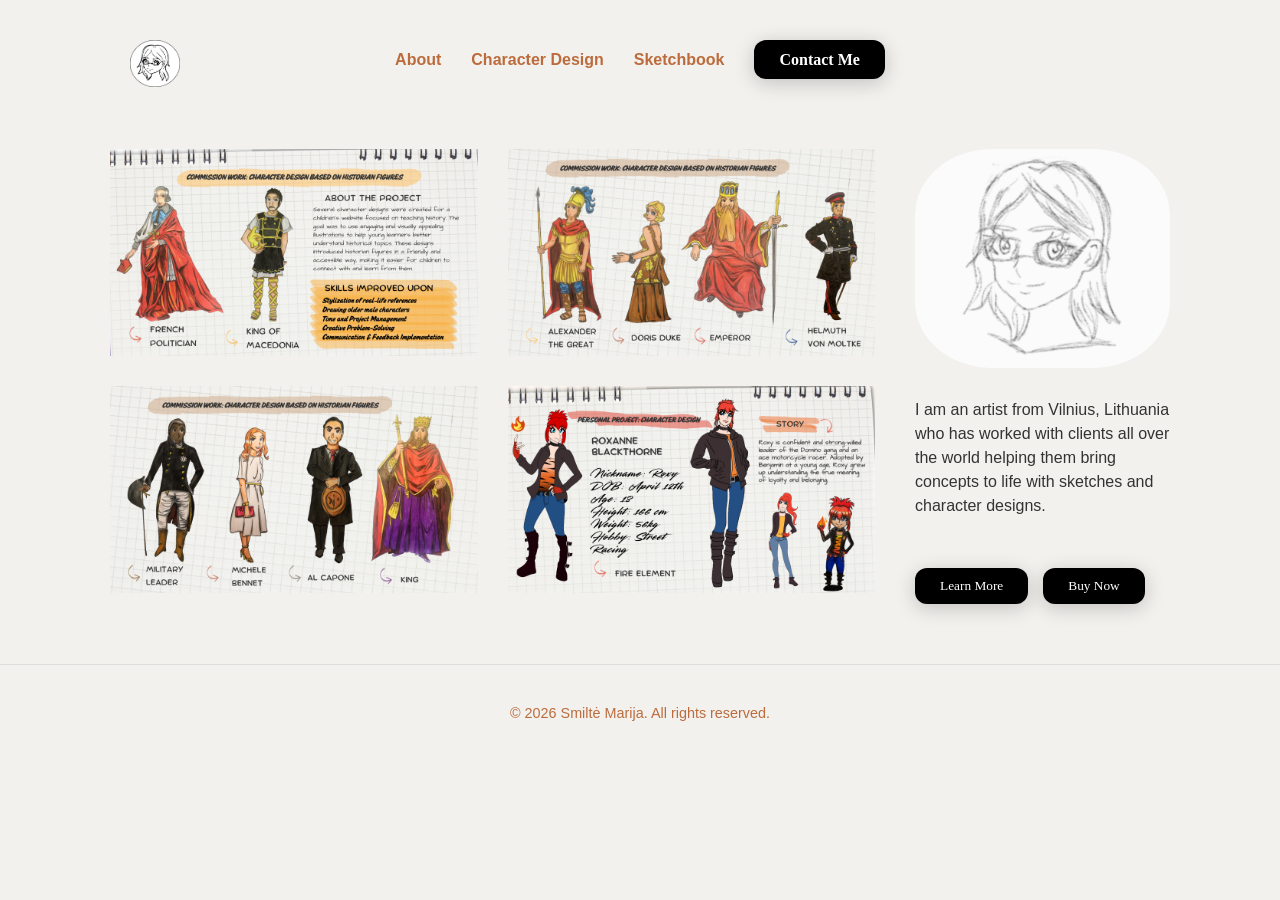
<file: index.html>
<!DOCTYPE html>
<html lang="en">
<head>
    <meta charset="UTF-8">
    <meta name="viewport" content="width=device-width, initial-scale=1.0">
    <title>Artist Portfolio</title>
    <link rel="stylesheet" href="style.css">
</head>
<body>

    <header>
    <nav class="navbar container">
        <div class="logo">
            <a href="index.html">
            <img src="images/LogoTransparent.png" alt="Logo" class="logo-img"></a>
        </div>
        <ul class="nav-links">
            <li><a href="about.html">About</a></li>
            <li><a href="character-design.html">Character Design</a></li>
            <li><a href="sketchbook.html">Sketchbook</a></li>
            <li><a href="contact.html" class="btn-contact">Contact Me</a></li>
        </ul>
    </nav>
</header>

    <main>
        <!-- Hero Section -->
        <section class="hero container">
            <div class="hero-content">
                <div class="hero-grid">
                    <div class="hero-image-placeholder">
                        <img src="images/CommissionDescription.png" alt="Commission Work Character Design">
                    </div>
                    <div class="hero-image-placeholder">
                        <img src="images/Commission.png" alt="Commission Work Character Design"></div>
                    <div class="hero-image-placeholder">
                        <img src="images/Commission2.png" alt="Commission Work Character Design"></div>
                    <div class="hero-image-placeholder">
                        <img src="images/CharacterDesignRoxy.png" alt="Personal Project Character Design Roxy"></div>
                </div>
                <div class="hero-sidebar">
                    <div class="hero-image-placeholder">
                        <img src="images/Me.png" alt="Sketch of the artist"></div>
                    <p>I am an artist from Vilnius, Lithuania who has worked with clients all over the world helping 
them bring concepts to life with sketches and character designs.</p>
                    <div class="gallery-actions" style="display: flex; gap: 15px; margin-top: 20px;">
        <a href="about.html" class="btn-link">
            <button class="btn-dark">Learn More</button>
        </a>
        <a href="https://www.amazon.com/author/smiltemarija" class="btn-link">
            <button class="btn-dark">Buy Now</button>
        </a>
    </div>
            </div>
        </section>
    </main>
    <script src="script.js"></script>

    <footer class="site-footer">
    <div class="container">
        <p>&copy; 2026 Smiltė Marija. All rights reserved.</p>
    </div>
</footer>
</body>
</html>
</file>
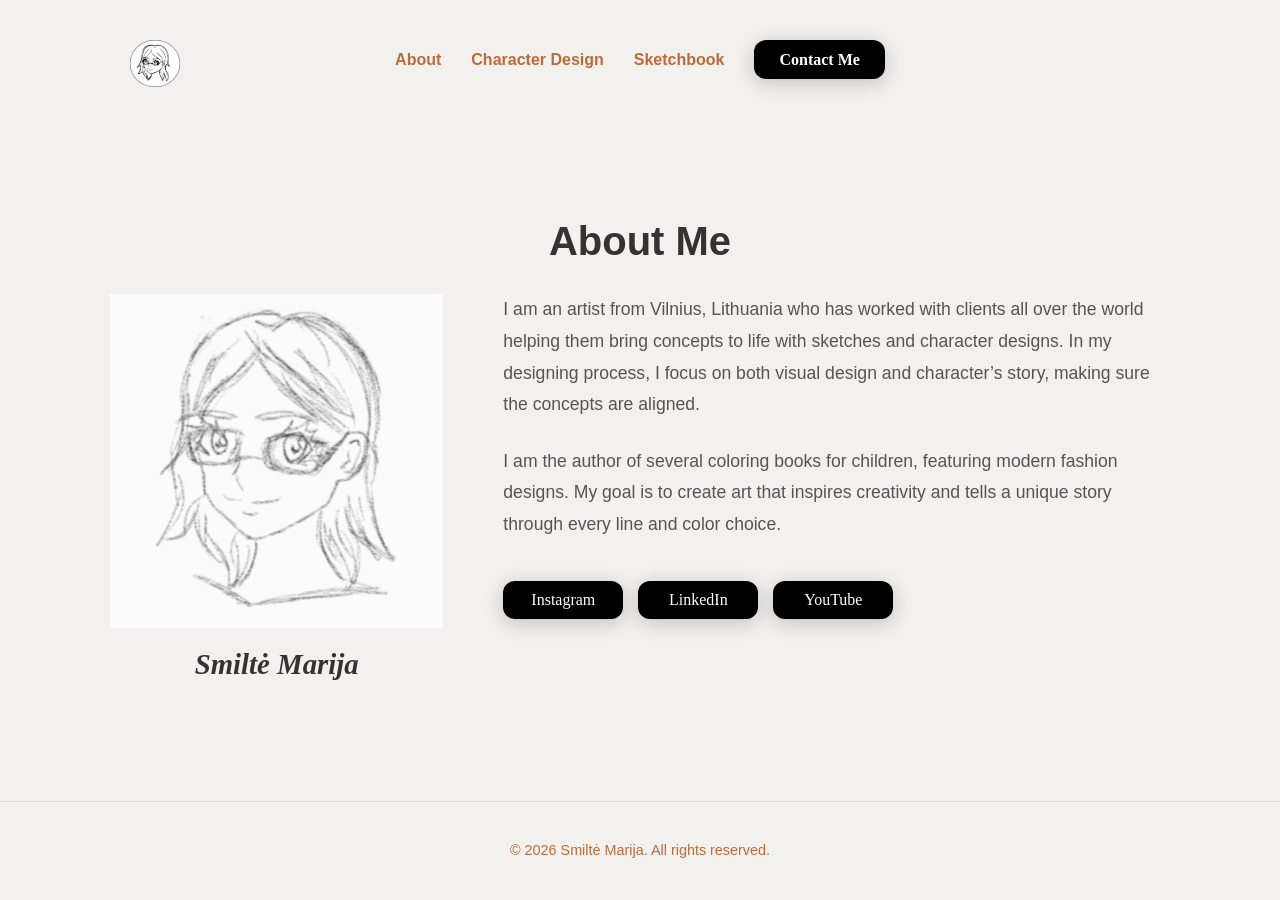
<file: about.html>
<!DOCTYPE html>
<html lang="en">
<head>
    <meta charset="UTF-8">
    <meta name="viewport" content="width=device-width, initial-scale=1.0">
    <title>About Me</title>
    <link rel="stylesheet" href="style.css">
</head>
<body>

    <header>
        <nav class="navbar container">
            <div class="logo">
                <a href="index.html">
                <img src="images/LogoTransparent.png" alt="Logo" class="logo-img"></a>
            </div>
            <ul class="nav-links">
                <li><a href="index.html">About</a></li>
                <li><a href="character-design.html">Character Design</a></li>
                <li><a href="sketchbook.html">Sketchbook</a></li>
                <li><a href="contact.html" class="btn-contact">Contact Me</a></li>
            </ul>
        </nav>
    </header>

    <main class="container">
        <section class="about-section">
            <h1 class="page-title">About Me</h1>

            <div class="about-grid">
                <!-- Left Side: Portrait and Name -->
                <div class="about-profile">
                    <div class="profile-image-container">
                        <img src="images/Me.png" alt="Smiltė Marija Portrait">
                    </div>
                    <h2 class="profile-name">Smiltė Marija</h2>
                </div>

                <!-- Right Side: Bio and Socials -->
                <div class="about-content">
                    <div class="about-text">
                        <p>I am an artist from Vilnius, Lithuania who has worked with clients all over the world helping them bring concepts to life with sketches and character designs. In my designing process, I focus on both visual design and character’s story, making sure the concepts are aligned.</p>
                        
                        <p>I am the author of several coloring books for children, featuring modern fashion designs. My goal is to create art that inspires creativity and tells a unique story through every line and color choice.</p>
                    </div>

                    <div class="social-links">
                        <a href="https://instagram.com/smilte.marija.art" class="btn-dark" target="_blank">Instagram</a>
                        <a href="https://linkedin.com/smilte-budryte" class="btn-dark" target="_blank">LinkedIn</a>
                        <a href="https://www.youtube.com/@MariWritesBooks" class="btn-dark" target="_blank">YouTube</a>
                    </div>
                </div>
            </div>
        </section>
    </main>
<footer class="site-footer">
    <div class="container">
        <p>&copy; 2026 Smiltė Marija. All rights reserved.</p>
    </div>
</footer>

    <script src="script.js"></script>
</body>
</html>
</file>
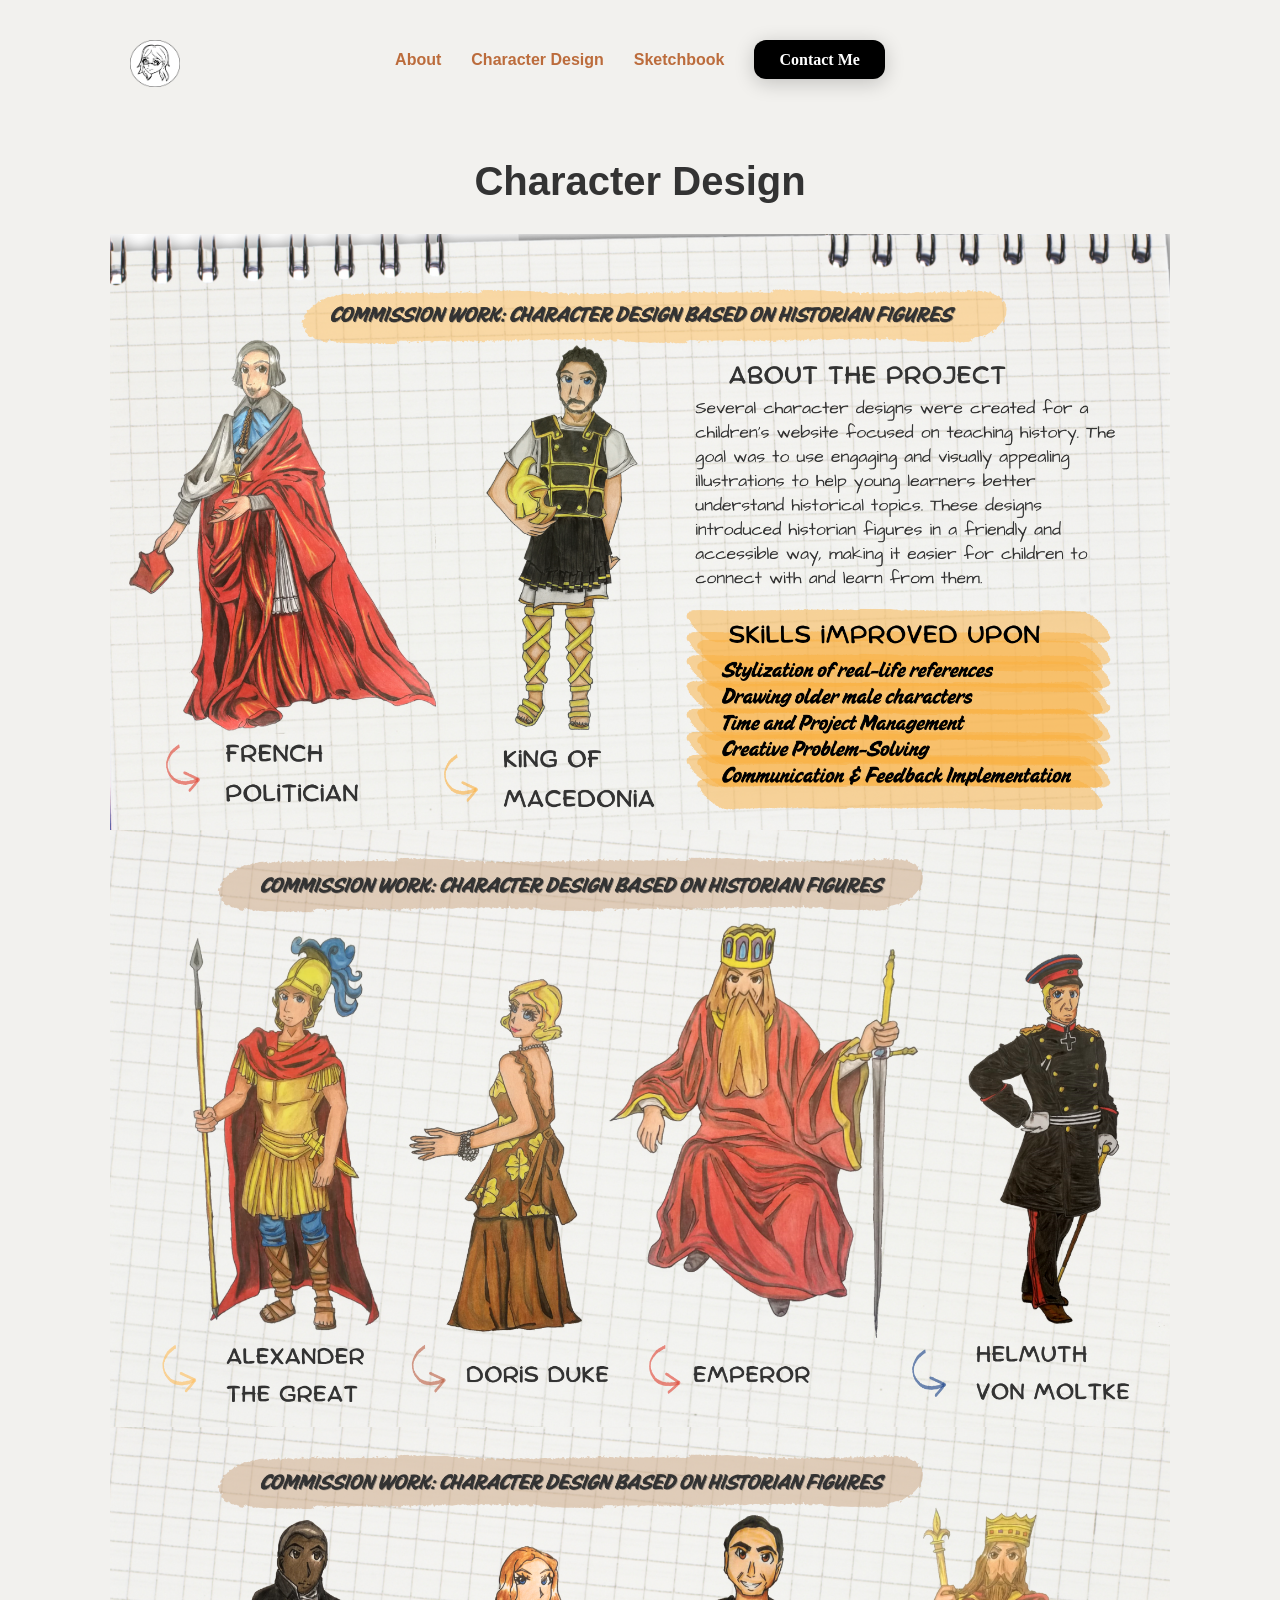
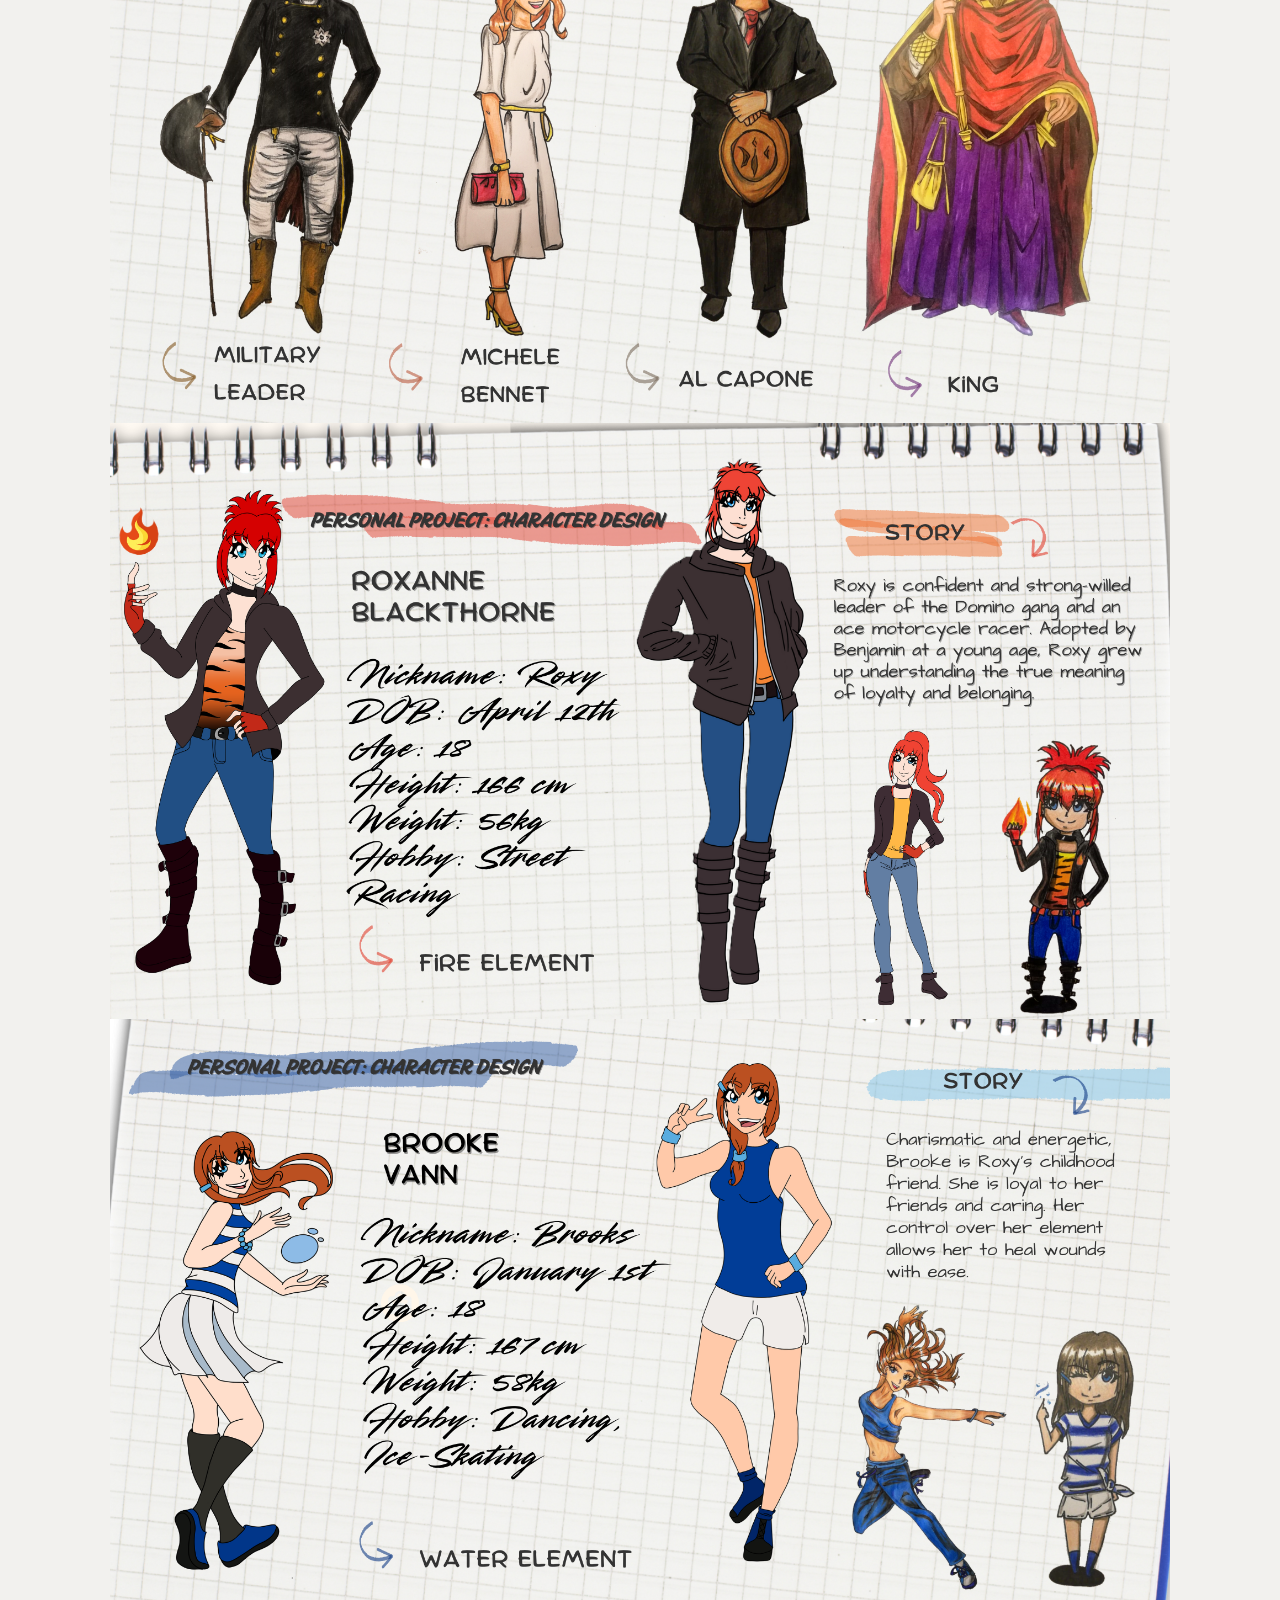
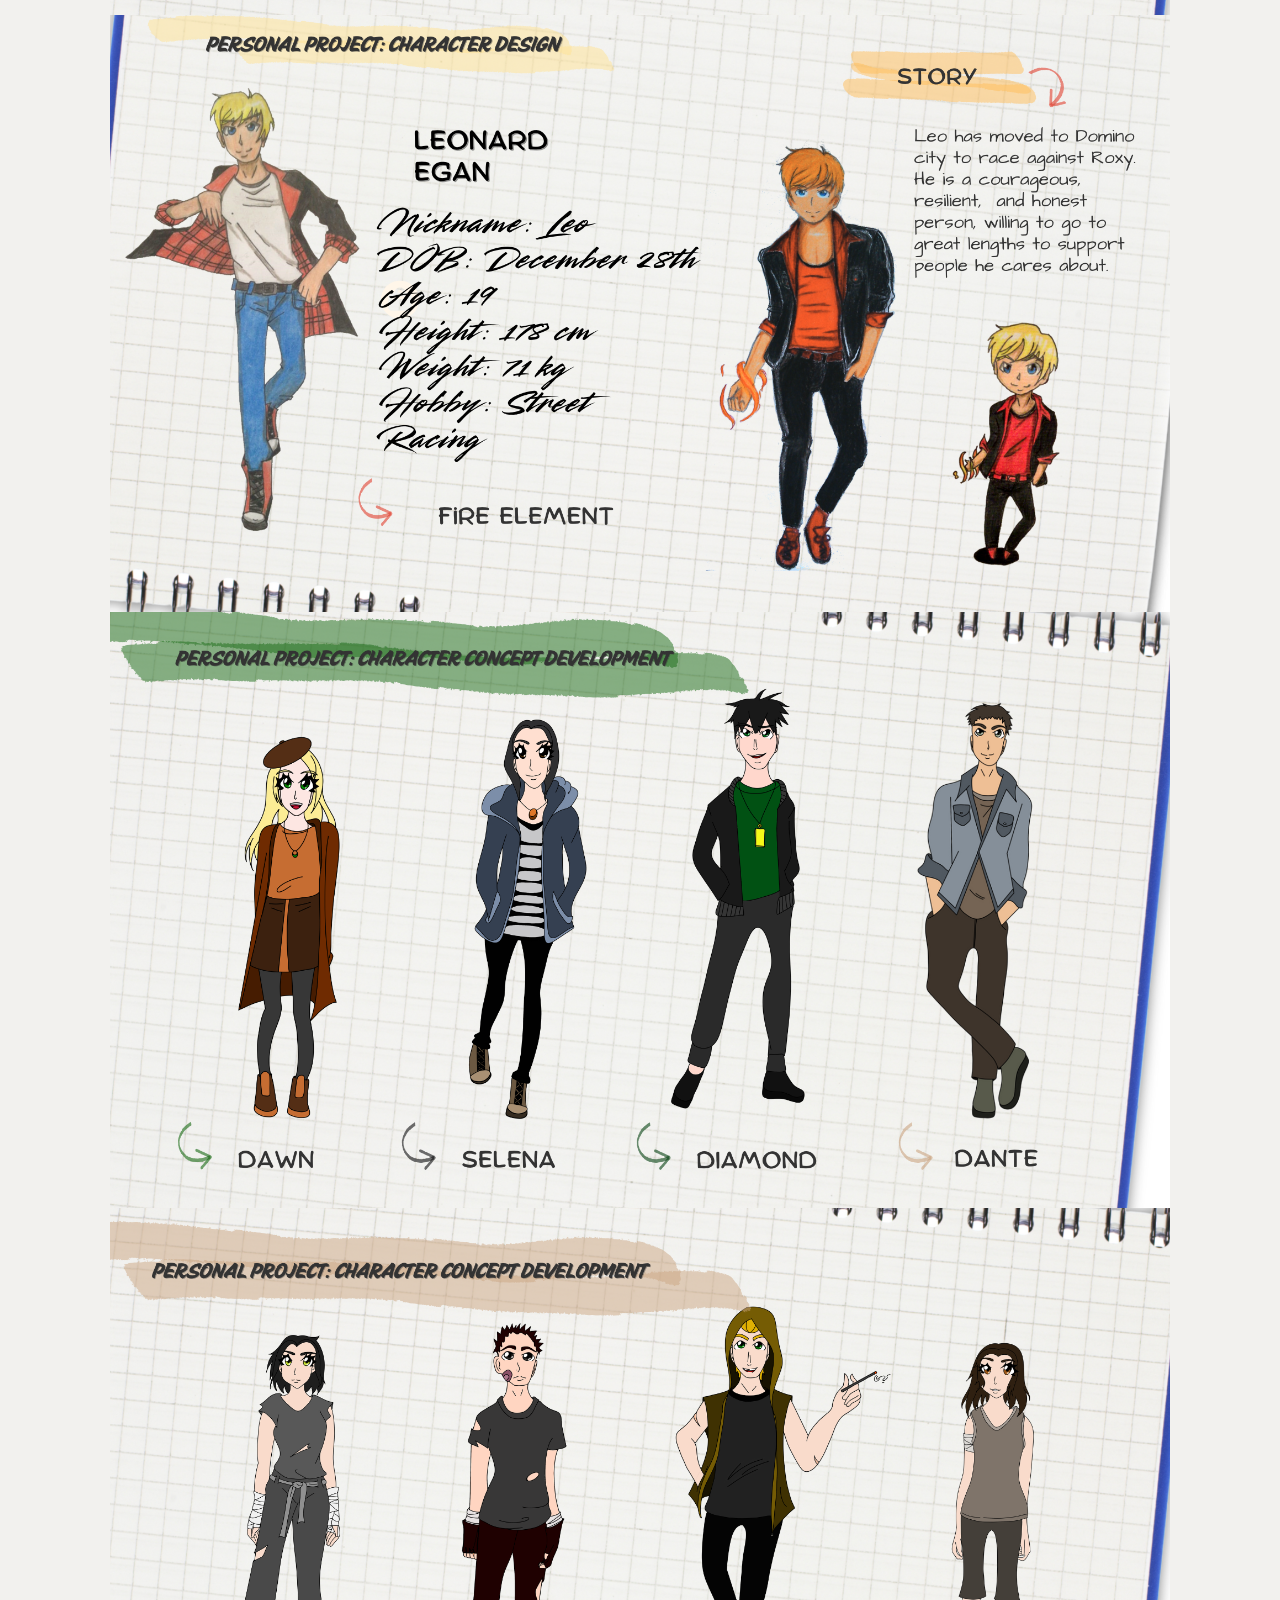
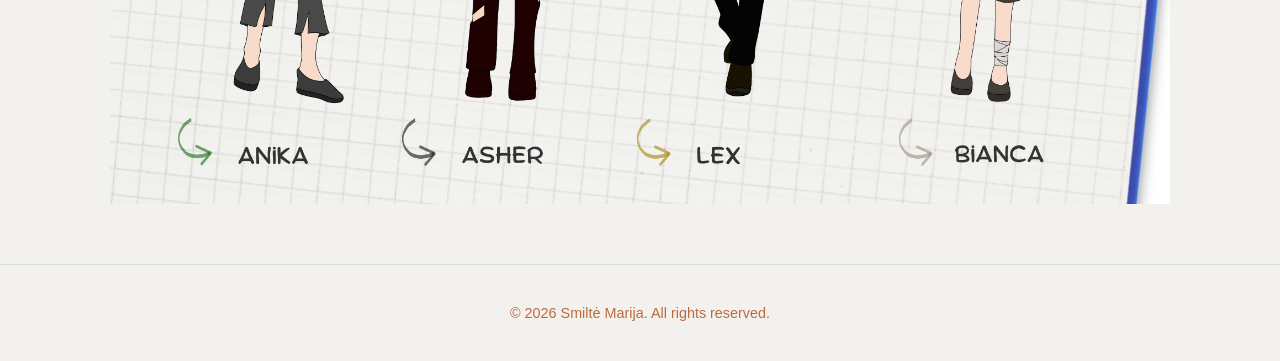
<file: character-design.html>
<!DOCTYPE html>
<html lang="en">
<head>
    <meta charset="UTF-8">
    <meta name="viewport" content="width=device-width, initial-scale=1.0">
    <title>Character Design</title>
    <link rel="stylesheet" href="style.css">
</head>
<body>
    <header>
        <nav class="navbar container">
            <div class="logo">
                <a href="index.html">
                <img src="images/LogoTransparent.png" alt="Logo" class="logo-img">
                </a>
    </div>
            <ul class="nav-links">
                <ul class="nav-links">
    <li><a href="index.html">About</a></li>
    <li><a href="character-design.html">Character Design</a></li>
    <li><a href="sketchbook.html">Sketchbook</a></li>
            </ul>
            <a href="contact.html" class="btn-contact">Contact Me</a>
        </nav>
    </header>

    <main class="container">
        <section class="gallery-page">
            <h1 class="page-title">Character Design</h1>
            <div class="hero-image-placeholder">
                <img src="images/CommissionDescription.png" alt="Commission Work Character Design"></div>
                    <div class="hero-image-placeholder">
                        <img src="images/Commission.png" alt="Commission Work Character Design"></div>
                    <div class="hero-image-placeholder">
                        <img src="images/Commission2.png" alt="Commission Work Character Design"></div>
                    <div class="hero-image-placeholder">
                        <img src="images/CharacterDesignRoxy.png" alt="Personal Project Character Design Roxy"></div>
                        <div class="hero-image-placeholder">
                            <img src="images/CharacterDesignBrooke.png" alt="Personal Project Character Design Brooke"></div>
                            <div class="hero-image-placeholder">
                                <img src="images/CharacterDesignLeo.png" alt="Personal Project Character Design Leo"></div>
                                <div class="hero-image-placeholder">
                            <img src="images/PersonalCharacterDesign2.png" alt="Personal Project Character Design"></div>
                            <div class="hero-image-placeholder">
                            <img src="images/PersonalCharacterDesign.png" alt="Personal Project Character Design"></div>


            </div>
        </section>
    </main>

    <footer class="site-footer">
    <div class="container">
        <p>&copy; 2026 Smiltė Marija. All rights reserved.</p>
    </div>
</footer>

     <script src="script.js"></script>
</body>
</html>
</file>
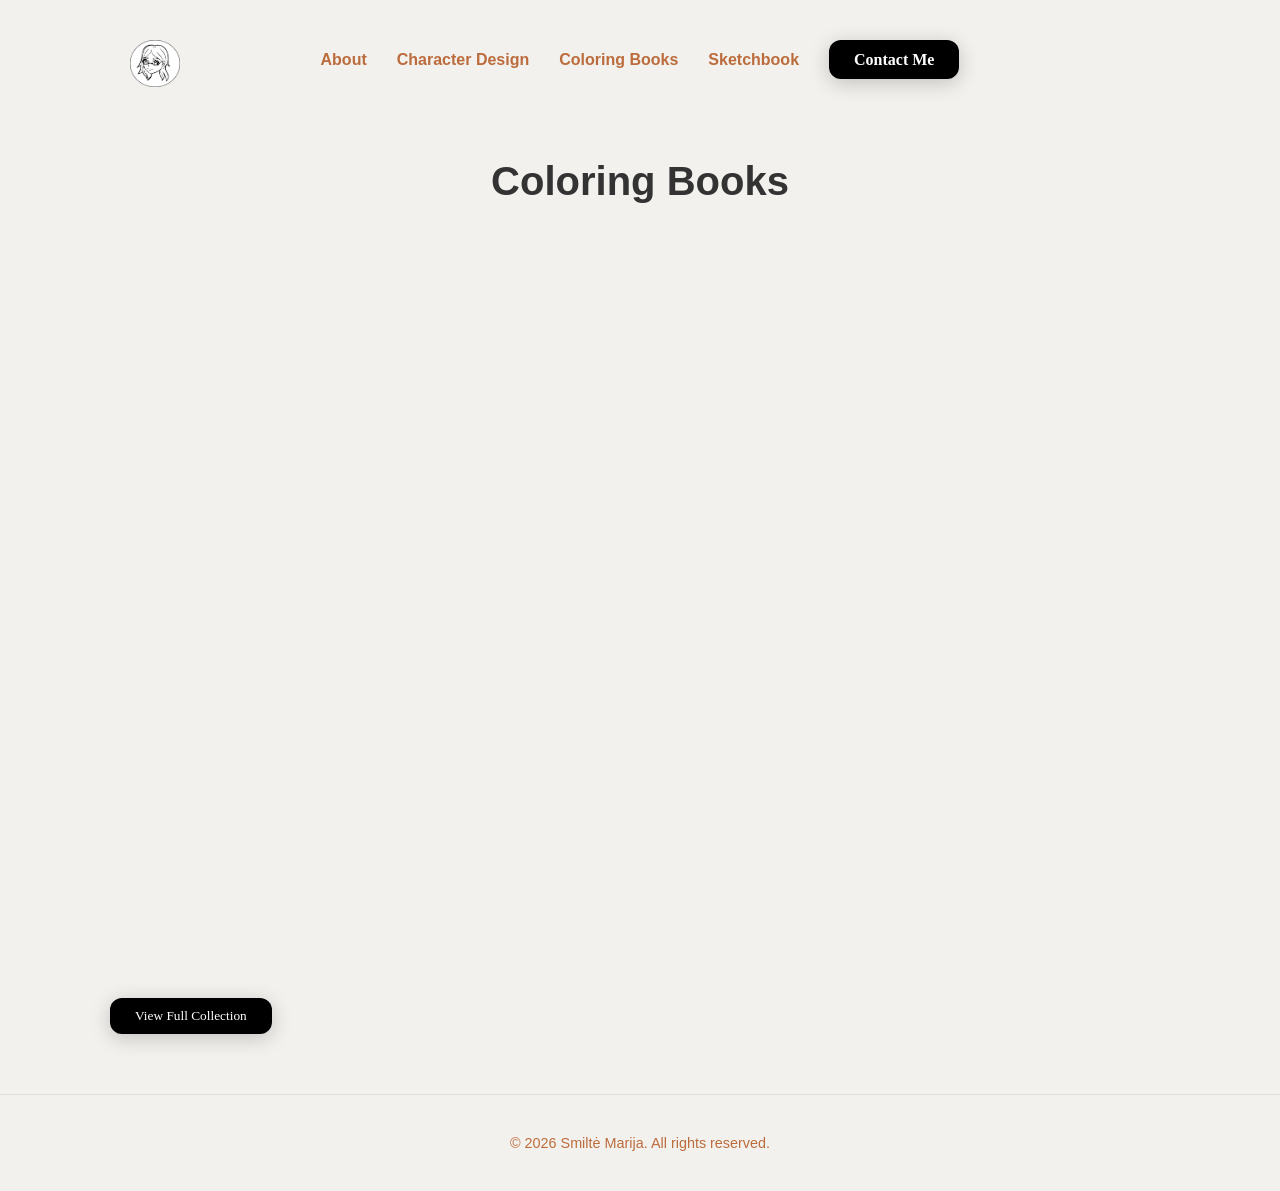
<file: coloring-books.html>
<!DOCTYPE html>
<html lang="en">
<head>
    <meta charset="UTF-8">
    <meta name="viewport" content="width=device-width, initial-scale=1.0">
    <title>Coloring Books</title>
    <link rel="stylesheet" href="style.css">
</head>
<body>
   <header>
        <nav class="navbar container">
            <div class="logo">
                <a href="index.html">
                <img src="images/LogoTransparent.png" alt="Logo" class="logo-img">
                </a>
    </div>
            <ul class="nav-links">
                <ul class="nav-links">
    <li><a href="index.html">About</a></li>
    <li><a href="character-design.html">Character Design</a></li>
    <li><a href="coloring-books.html">Coloring Books</a></li>
    <li><a href="sketchbook.html">Sketchbook</a></li>
            </ul>
            <a href="contact.html" class="btn-contact">Contact Me</a>
        </nav>
    </header>

    <main class="container">
        <section class="gallery-page">
            <h1 class="page-title">Coloring Books</h1>
            
            <div class="gallery-grid">
                <div class="gallery-item"></div>
                <div class="gallery-item"></div>
                <div class="gallery-item"></div>
                <div class="gallery-item"></div>
            </div>

            <div class="gallery-actions">
                <button class="btn-dark">View Full Collection</button>
            </div>
        </section>
    </main>
    <footer class="site-footer">
    <div class="container">
        <p>&copy; 2026 Smiltė Marija. All rights reserved.</p>
    </div>
</footer>
</body>
</html>
</file>
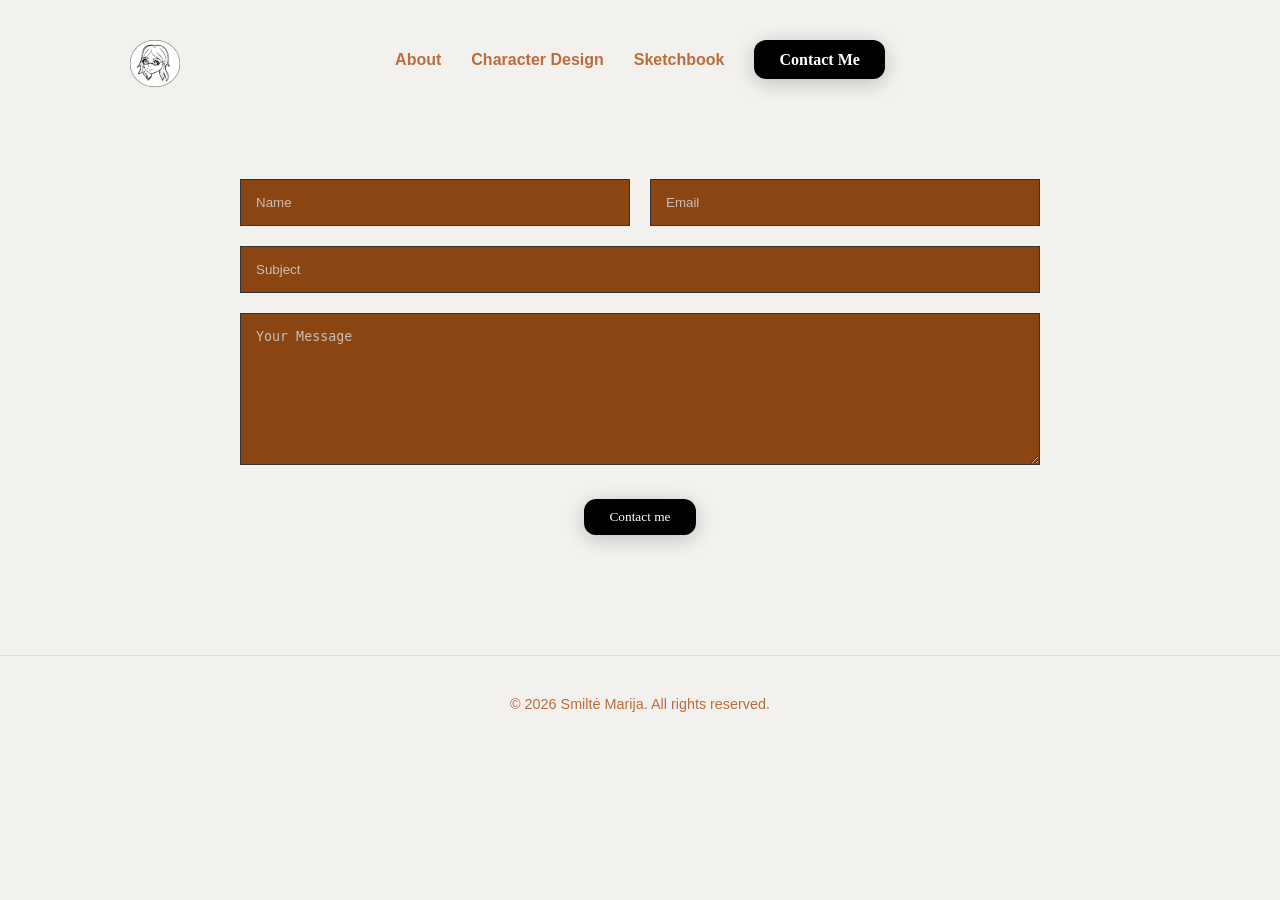
<file: contact.html>
<!DOCTYPE html>
<html lang="en">
<head>
<meta charset="UTF-8">
<meta name="viewport" content="width=device-width, initial-scale=1.0">
<title>Contact | Artist Portfolio</title>
<link rel="stylesheet" href="style.css">
</head>
<body>

<header>
        <nav class="navbar container">
            <div class="logo">
                <a href="index.html">
                <img src="images/LogoTransparent.png" alt="Logo" class="logo-img"></a>
    </div>
            <ul class="nav-links">
                <ul class="nav-links">
    <li><a href="index.html">About</a></li>
    <li><a href="character-design.html">Character Design</a></li>
    <li><a href="sketchbook.html">Sketchbook</a></li>
            </ul>
            <a href="contact.html" class="btn-contact">Contact Me</a>
        </nav>
    </header>

    <main class="container">
        <!-- This wrapper centers the form on the page -->
        <section class="contact-form-section">
            <form id="contact-form">
                <div class="form-row">
                    <input type="text" placeholder="Name" required>
                    <input type="email" placeholder="Email" required>
                </div>
                <div class="form-group">
                    <input type="text" placeholder="Subject">
                </div>
                <div class="form-group">
                    <textarea rows="8" placeholder="Your Message"></textarea>
                </div>
                <div class="form-submit">
                    <button type="submit" class="btn-dark">Contact me</button>
                </div>
            </form>
        </section>
    </main>
<footer class="site-footer">
    <div class="container">
        <p>&copy; 2026 Smiltė Marija. All rights reserved.</p>
    </div>
</footer>
</body>
</html>
</file>
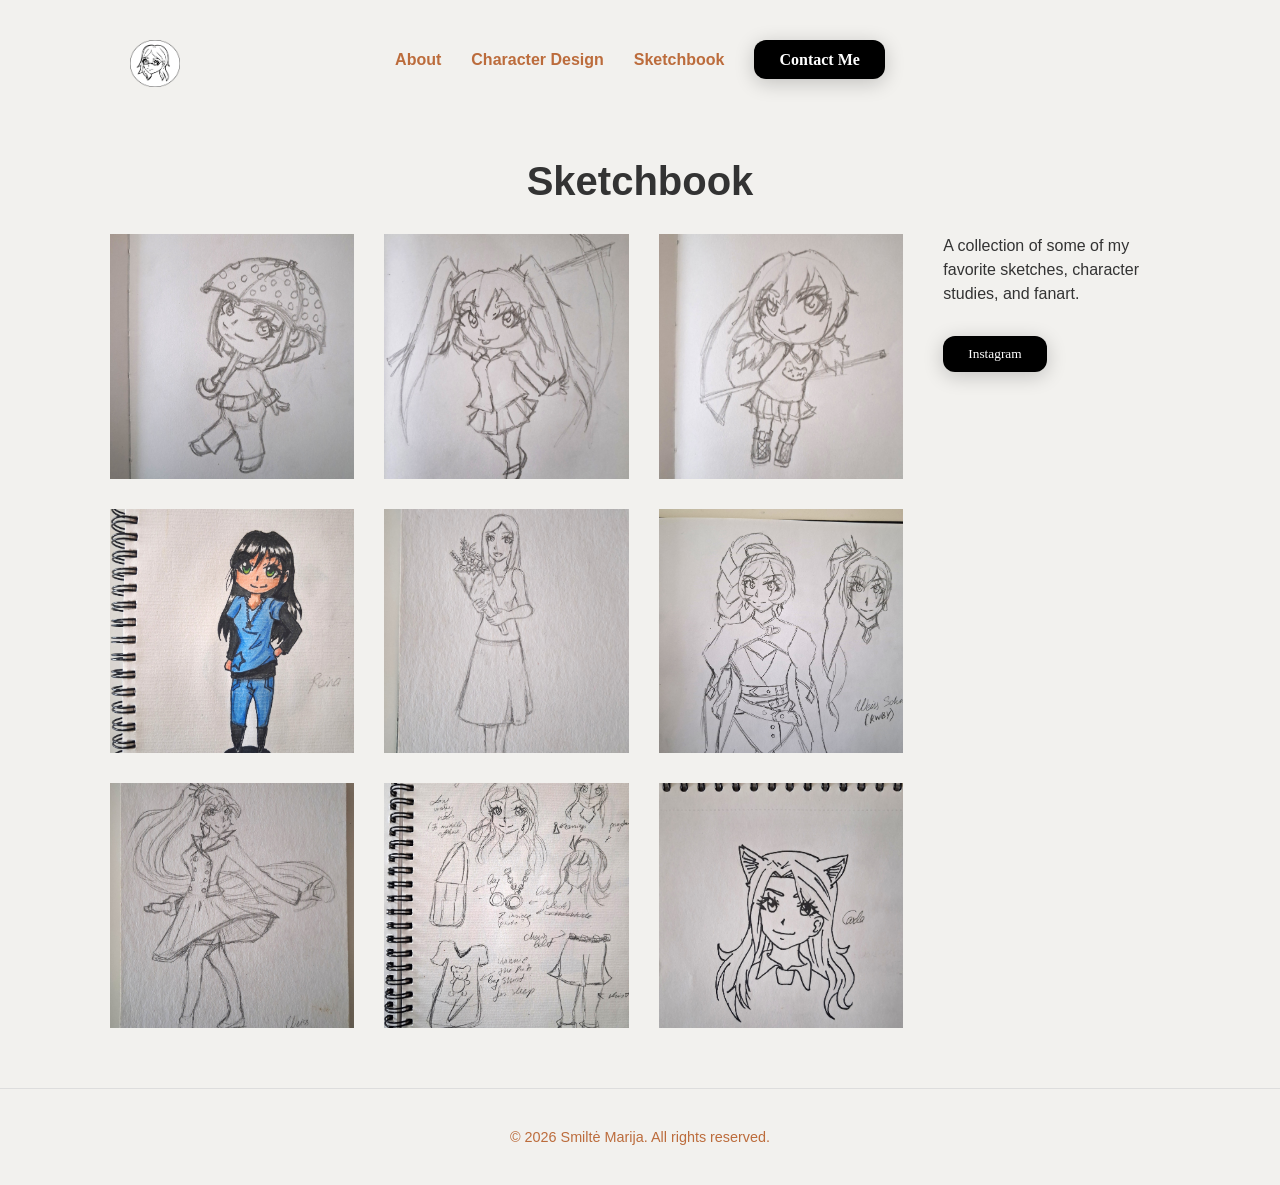
<file: sketchbook.html>
<!DOCTYPE html>
<html lang="en">
<head>
    <meta charset="UTF-8">
    <meta name="viewport" content="width=device-width, initial-scale=1.0">
    <title>Sketchbook</title>
    <link rel="stylesheet" href="style.css">
</head>
<body class="sketchbook-layout"> 

    <header>
        <nav class="navbar container">
            <div class="logo">
                <a href="index.html">
                <img src="images/LogoTransparent.png" alt="Logo" class="logo-img"></a>
            </div>
            <ul class="nav-links">
                <li><a href="index.html">About</a></li>
                <li><a href="character-design.html">Character Design</a></li>
                <li><a href="sketchbook.html">Sketchbook</a></li>
                <li><a href="contact.html" class="btn-contact">Contact Me</a></li>
            </ul>
        </nav>
    </header>

    <main class="container">
        <section class="hero">
            <!-- Title above the grid -->
            <h1 class="page-title" style="margin-bottom: 30px;">Sketchbook</h1>
            
            <div class="hero-content">
                <!-- The Grid: This will now be 3 columns based on your CSS -->
                <div class="hero-grid">
                    <div class="hero-image-placeholder">
                        <img src="images/Chibi.jpg" alt="Chibi Sketch">
                    </div>
                    <div class="hero-image-placeholder">
                        <img src="images/Mirachibi.jpg" alt="Mira Chibi Sketch">
                    </div>
                    <div class="hero-image-placeholder">
                        <img src="images/Rikachibi.jpg" alt="Rika Chibi Sketch">
                    </div>
                    <div class="hero-image-placeholder">
                        <img src="images/Reina.jpg" alt="Reina Chibi SKetch">
                    </div>
                    <div class="hero-image-placeholder">
                        <img src="images/Chi.jpg" alt="Chi Sketch">
                    </div>
                    <div class="hero-image-placeholder">
                        <img src="images/Weiss.jpg" alt="Weiss Schnee Sketch">
                    </div>
                    <div class="hero-image-placeholder">
                        <img src="images/WeissFullbody.jpg" alt="Weiss Schnee Fullbody Sketch">
                    </div>
                    <div class="hero-image-placeholder">
                        <img src="images/Winona.jpg" alt="Winona Reference Sheet Sketch">
                    </div>
                    <div class="hero-image-placeholder">
                        <img src="images/Carla.jpg" alt="Carla Fanart Sketch">
                    </div>
                </div>

                <div class="hero-sidebar">
                    <p>A collection of some of my favorite sketches, character studies, and fanart.</p>
                    <a href="https://www.instagram.com/smilte.marija.art" target="_blank" style="text-decoration: none;">
        <button class="btn-dark">Instagram</button>
    </a>
</div>
            </div>
        </section>
    </main>

<footer class="site-footer">
    <div class="container">
        <p>&copy; 2026 Smiltė Marija. All rights reserved.</p>
    </div>
</footer>

    <script src="script.js"></script>
</body>
</html>
</file>
<file: style.css>
/* --- 1. Reset & Global Layout --- */
* {
    margin: 0;
    padding: 0;
    box-sizing: border-box; /* Prevents padding from breaking widths */
}

:root {
    --bg-color: #F2F1EE;
    --accent-brown: #BC6C3C;
    --text-dark: #333;
}

body {
    background-color: var(--bg-color);
    font-family: 'Arial', sans-serif;
    color: var(--text-dark);
}

.container {
    max-width: 1100px;
    margin: 0 auto;
    padding: 0 20px;
}

/* Navigation */
.navbar {
    display: flex;
    justify-content: center;
    padding: 40px 0;
    position: relative;
}

.logo {
    position: absolute; 
    left: 40px;         
}

.nav-links {
    display: flex;
    justify-content: center;
    list-style: none;
    gap: 30px;
    margin: 0;
    padding: 0;
    align-items: center; 
}

.nav-links li {
    display: block;
}

.nav-links a {
    text-decoration: none;
    color: var(--accent-brown);
    font-weight: 600;
    display: inline-block;
    line-height: 1.2; 
    text-align: center;
    transition: color 0.3s ease, transform 0.3s ease;
    display: inline-block; /* Required for transform/lift to work */
}

.nav-links a:hover {
    color: var(--text-dark); /* Shifts from brown to dark grey */
    transform: translateY(-2px); /* Subtle "lift" effect */
}

.nav-links a.btn-contact {
    background: #000;
    color: #fff !important; /* Forces the text to stay white */
    padding: 10px 25px;
    border: none;
    font-family: 'Georgia', serif;
    text-decoration: none;
    cursor: pointer;
    border-radius: 12px;
    transition: transform 0.3s ease, box-shadow 0.3s ease, background-color 0.3s ease;
    box-shadow: 0 4px 20px rgba(0, 0, 0, 0.2);
}

/* Ensure it stays white even when you hover over the button */
.nav-links a.btn-contact:hover {
    color: #fff !important;
    background-color: var(--accent-brown); /* Changes to brown background on hover */
}

.btn-contact {
   background: #000;
    color: #fff;
    padding: 10px 25px;
    border: none;
    font-family: 'Georgia', serif;
    text-decoration: none;
    cursor: pointer;
    border-radius: 12px;
    transition: transform 0.3s ease, box-shadow 0.3s ease;
    box-shadow: 0 4px 20px rgba(0, 0, 0, 0.2);
}

/* --- 3. Main Page Specifics (Hero & Gallery) --- */
.hero-content {
    display: grid;
    grid-template-columns: 3fr 1fr;
    gap: 40px;
    align-items: start;
    margin-top: 30px;
}


.hero-sidebar {
    display: flex;
    flex-direction: column;
    justify-content: flex-start;
}

.hero-sidebar p {
    margin-bottom: 30px; 
    line-height: 1.5;    
}

.hero-grid {
    display: grid;
    grid-template-columns: 1fr 1fr;
    gap: 30px;
}

.hero-image-placeholder {
    background: #D9D9D9;
    aspect-ratio: auto;
    display: flex;
    align-items: center;
    justify-content: center;
    border: none;  /* no border around the images*/
}

.hero-sidebar .hero-image-placeholder {
    aspect-ratio: auto; 
    background: none;
    margin-bottom: 30px;
    border-radius: 30%;
}

.hero-sidebar img {
    width: 100%;
    height: auto;
    object-fit: contain; 
    mix-blend-mode: multiply;
    border-radius: 30%;
}

.sketchbook-page .hero-grid {
    grid-template-columns: 2fr 2fr 2fr; 
}

.sketchbook-page .hero-image-placeholder img {
    max-height: 300px; 
    width: auto;
}


img {
    max-width: 100%;
    height: auto;
    display: block;
    object-fit: cover; 
}

.logo-img {
    width: 50px; 
    height: auto;
}

.logo a {
    text-decoration: none;
    display: inline-block;
    transition: opacity 0.3s ease;
}

.logo a:hover {
    opacity: 0.8;
}

.hero-image-placeholder, .gallery-item {
    overflow: hidden; /* Clips any image overlap */
    background: none; /* Removes the grey placeholder color */
}

.gallery-grid {
    display: grid;
    grid-template-columns: 1fr 1fr;
    gap: 50px;
}

.gallery-item {
    background: none;
    border: none;
    aspect-ratio: 1.414 / 1;
    overflow: hidden; /* This clips the image so it zooms INSIDE the box */
    cursor: pointer;
    display: block; /* Ensures the container behaves as a hit-box for the mouse */
}

.gallery-item img {
    width: 100%;
    height: 100%;
    object-fit: contain; 
    box-shadow: 0 4px 20px rgba(0, 0, 0, 0.1); 
    transition: transform 0.4s ease-in-out; 
}

.gallery-item, .hero-image-placeholder {
    overflow: hidden; 
    cursor: pointer; /* This is the "hover indicator" - the mouse turns into a hand */
    background: none;
}

.gallery-item img, .hero-image-placeholder img {
    width: 100%;
    height: 100%;
    object-fit: cover;
    transition: transform 0.4s ease-in-out; /* Smoothly animates the hover zoom */
}

.page-title {
    font-size: 2.5rem;       /* Makes the size consistent */
    font-weight: 700;
    color: var(--text-dark);
    margin-top: 40px;        
    margin-bottom: 30px;     
    text-align: center;        
    width: 100%;
}

/* The Hover Animation */
.gallery-item:hover img, 
.hero-image-placeholder:hover img {
    transform: scale(1.10); /* Slight zoom to indicate it is interactive */
}

.site-footer {
    padding: 40px 0; /* Vertical space inside the footer */
    margin-top: 60px; /* Space between your content and the footer */
    text-align: center;
    border-top: 1px solid #ddd; /* Optional: a thin line to separate it */
    color: var(--accent-brown);
    font-size: 0.9rem;
}

/* Contact Page Specifics */
.contact-form-section {
    display: flex;
    justify-content: center;
    padding: 60px 0;
}

#contact-form {
    width: 100%;
    max-width: 800px; /* Limits width to match Desktop */
    display: flex;
    flex-direction: column;
    gap: 20px;
}

.form-row {
    display: flex;
    gap: 20px;
}

.form-row input { flex: 1; }

input, textarea {
    width: 100%;
    padding: 15px;
    border: 1px solid #333; /* Keeps the dark border from your current style */
    
    /* Change the background color here */
    background-color: #8B4513; /* A rich, darker brown */
    
    /* Ensure the text inside is readable */
    color: #ffffff; 
}

/* Optional: Change the color of the placeholder text (the "Name", "Email" hints) */
input::placeholder, textarea::placeholder {
    color: #ddd;
    opacity: 0.8;
}

/* Optional: Add a focus effect so it lights up when clicked */
input:focus, textarea:focus {
    outline: none;
    background-color: var(--accent-brown); /* Switches to your nav brown when typing */
    border-color: #000;
}

.form-submit {
    display: flex;
    justify-content: center;
    margin-top: 10px;
}

.sketchbook-layout .hero-content {
    grid-template-columns: 3.5fr 1fr;
}

.sketchbook-layout .hero-grid {
    grid-template-columns: repeat(3, 1fr) !important;
}

.sketchbook-layout .hero-image-placeholder {
    aspect-ratio: 1 / 1;
}

.sketchbook-layout .hero-image-placeholder img {
    object-fit: cover; /* Squares look better as 'cover' in a 3-column grid */
}

/* --- About Page Specifics --- */
.about-section {
    padding: 60px 0;
}

.about-title {
    text-align: center;
    font-size: 2.5rem;
    margin-bottom: 50px;
    color: var(--text-dark);
}

.about-grid {
    display: grid;
    grid-template-columns: 1fr 2fr; /* Match the wireframe ratio */
    gap: 60px;
    align-items: start;
}

.about-profile {
    text-align: center;
}

.profile-image-container {
    background: #D9D9D9; /* Placeholder grey from wireframe */
    aspect-ratio: 1 / 1;
    overflow: hidden;
    margin-bottom: 20px;
}

.profile-image-container img {
    width: 100%;
    height: 100%;
    object-fit: cover;
}

.profile-name {
    font-family: 'Georgia', serif;
    font-style: italic;
    font-size: 1.8rem;
    color: var(--text-dark);
}

.about-text p {
    font-size: 1.1rem;
    line-height: 1.8;
    margin-bottom: 25px;
    color: #555;
}

.social-links {
    display: flex;
    gap: 15px;
    margin-top: 40px;
}

.social-links .btn-dark {
    text-decoration: none;
    text-align: center;
    min-width: 120px;
}

/* Responsive for Mobile */
@media (max-width: 768px) {
    .about-grid {
        grid-template-columns: 1fr;
        gap: 30px;
    }
    
    .about-title {
        font-size: 2rem;
    }
}

/* --- 5. Shared UI Components --- */
.btn-dark {
    background: #000;
    color: #fff;
    padding: 10px 25px;
    border: none;
    font-family: 'Georgia', serif;
    text-decoration: none;
    cursor: pointer;
    border-radius: 12px;
    transition: transform 0.3s ease, box-shadow 0.3s ease;
    box-shadow: 0 4px 20px rgba(0, 0, 0, 0.2);
}

.btn-dark:hover {
    background-color: var(--accent-brown); /* Changes background to the nav brown */
    color: #ffffff; /* Keeps the text white for better contrast */
    transform: translateY(-2px); /* Keeps the subtle lift effect we added earlier */
    box-shadow: 0 6px 15px rgba(0, 0, 0, 0.3); /* Enhances the shadow on hover */
    transition: background-color 0.3s ease, transform 0.3s ease, box-shadow 0.3s ease;
}

/* Needed for the Scroll Animation */
.reveal {
    opacity: 1 !important;
    transform: translateY(0) !important;
}

#lightbox {
    position: fixed;
    z-index: 2000;
    top: 0;
    left: 0;
    width: 100%;
    height: 100%;
    background: rgba(0, 0, 0, 0.85);
    display: flex;
    justify-content: center;
    align-items: center;
    cursor: zoom-out;
}

#lightbox img {
    max-width: 90%;
    max-height: 80%;
    box-shadow: 0 0 30px rgba(0,0,0,0.5);
}
@media (max-width: 768px) {
    .hero-content, .gallery-grid, .form-row {
        grid-template-columns: 1fr;
        flex-direction: column;
    }
}
</file>
